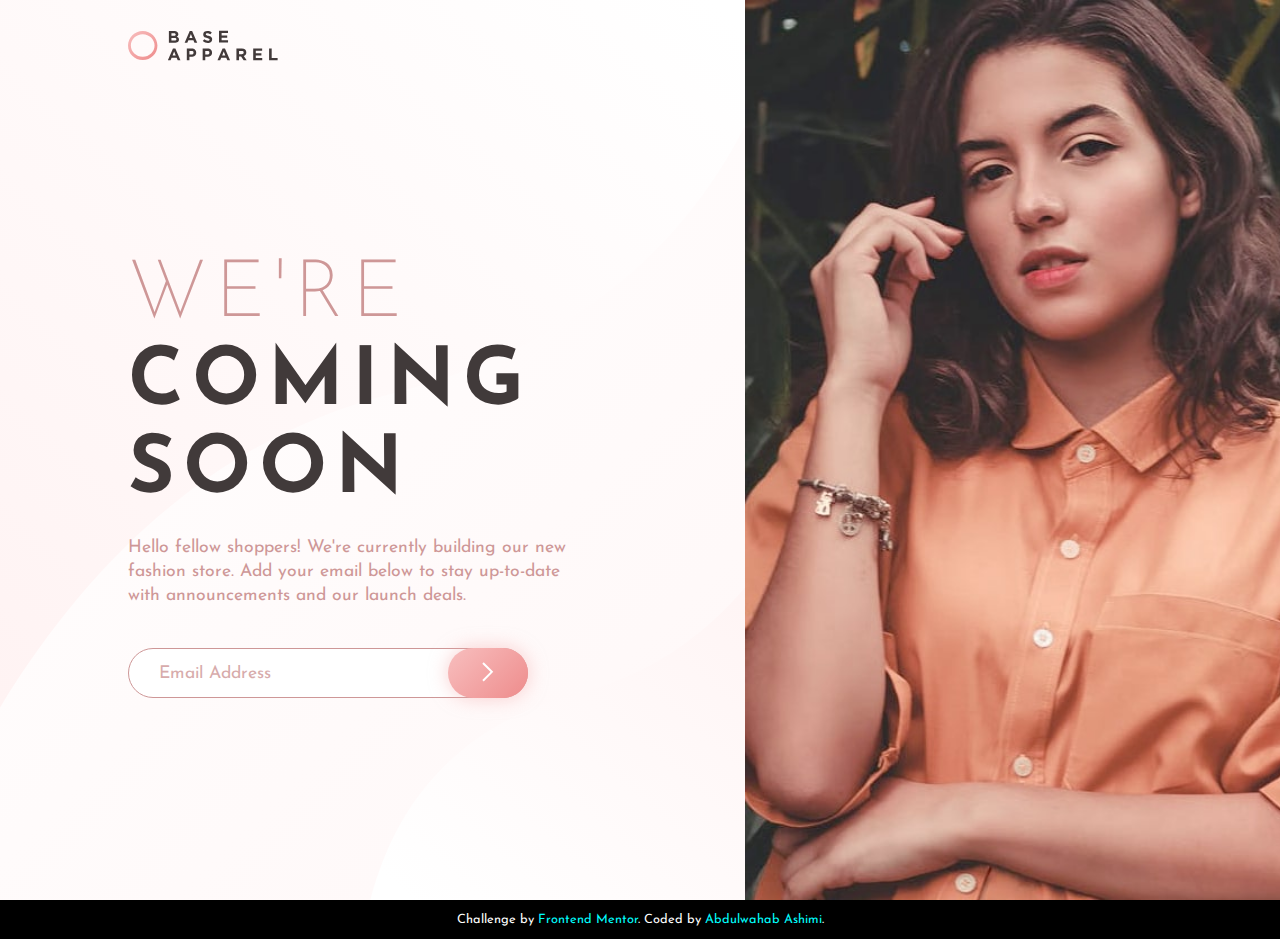
<file: base-apparel-coming-soon-master/index.html>
<!DOCTYPE html>
<html lang="en">
<head>
  <meta charset="UTF-8">
  <meta name="viewport" content="width=device-width, initial-scale=1.0"> <!-- displays site properly based on user's device -->

  <link rel="icon" type="image/png" sizes="32x32" href="./images/favicon-32x32.png">
  <link rel="stylesheet" href="./style.css">
  
  <title>Frontend Mentor | Base Apparel coming soon page</title>

  <!-- Feel free to remove these styles or customise in your own stylesheet 👍 -->
</head>
<body>
  <header><div class="logo"><img src="./images/logo.svg" alt="logo"></div></header>
  <section class="container">
    <div class="left">
      <h1>We're <br><span>coming <br>soon</span></h1>
      <p>Hello fellow shoppers! We're currently building our new fashion store. 
        Add your email below to stay up-to-date with announcements and our launch deals.</p>
      <form action="#">
        <label for="Email">Email Address</label>
          <input name='Email' id="Email" value="" type="email" placeholder="Email Address">
          <img src="./images/icon-error.svg" class="error-icon" alt="">
          <button type="submit"><img src="./images/icon-arrow.svg" alt="arrow"></button>
          <p class="error-text">Please provide a valid email</p>
      </form>
    </div>
    <div class="right"></div>
  </section>
  
  <footer>
    <p class="attribution">
      Challenge by <a href="https://www.frontendmentor.io?ref=challenge" target="_blank">Frontend Mentor</a>. 
      Coded by <a href="https://ashimi.xyz" target="_blank">Abdulwahab Ashimi</a>.
    </p>
  </footer>
  <script src="./main.js"></script>
</body>
</html>
</file>
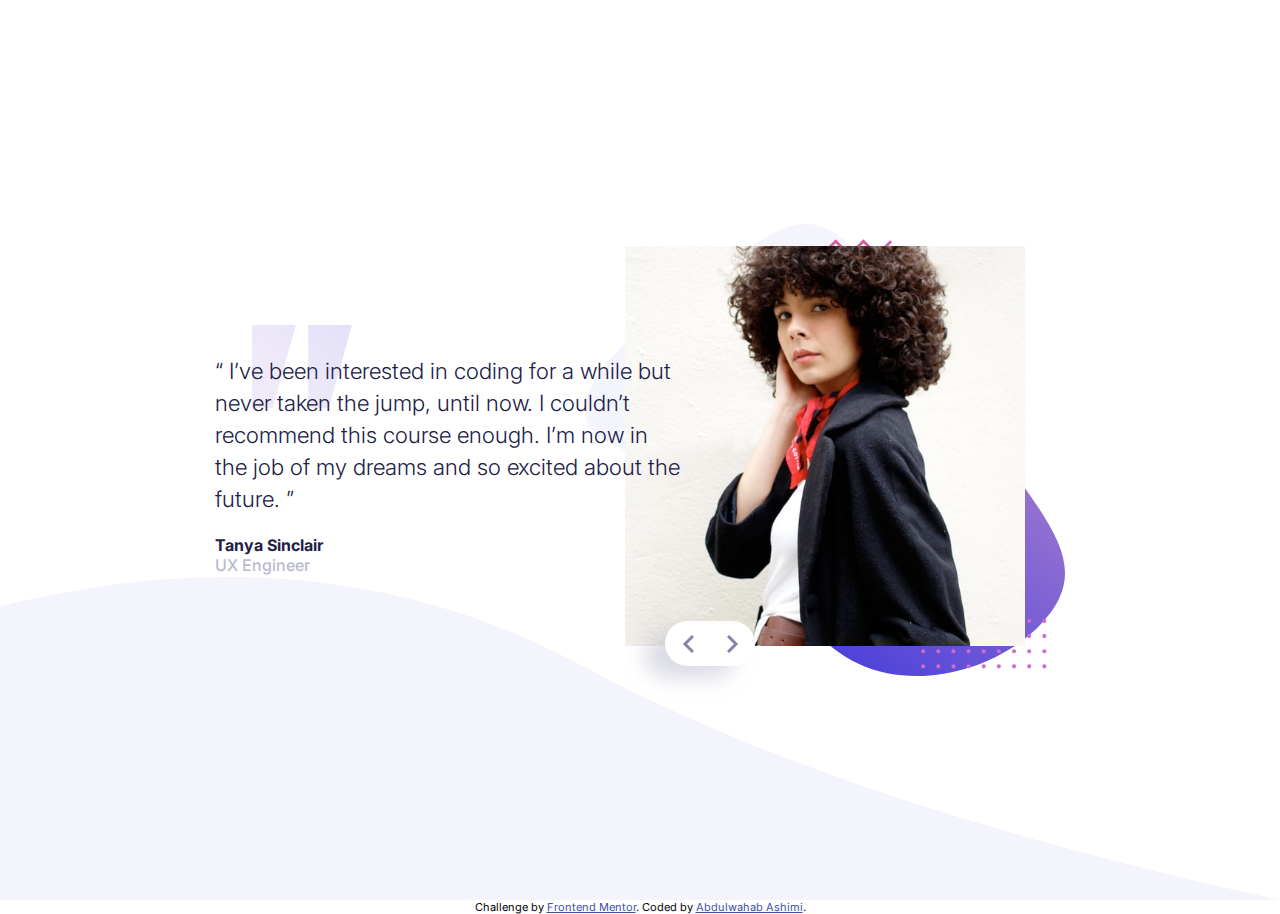
<file: coding-bootcamp-testimonials-slider-master/index.html>
<!DOCTYPE html>
<html lang="en">
<head>
  <meta charset="UTF-8">
  <meta name="viewport" content="width=device-width, initial-scale=1.0"> <!-- displays site properly based on user's device -->

  <link rel="icon" type="image/png" sizes="32x32" href="./images/favicon-32x32.png">
  
  <title>Frontend Mentor | Coding Bootcamp Testimonials Slider</title>
  <link rel="stylesheet" href="style.css">

  <!-- Feel free to remove these styles or customise in your own stylesheet 👍 -->
  <style>
    .attribution { font-size: 11px; text-align: center; }
    .attribution a { color: hsl(228, 45%, 44%); }
  </style>
</head>
<body>
  <section class="container">
    <div class="slider">
      <div class="slide slide-1">
        <div class="slide-text">
          <p class="testimonial-text">
            “ I’ve been interested in coding for a while but never taken the jump, until now. 
  I couldn’t recommend this course enough. I’m now in the job of my dreams and so 
  excited about the future. ”
          </p>
          <p class="author-text">Tanya Sinclair
            <span>UX Engineer</span></p>
        </div>
        <div class="slide-img">
          <img src="./images/image-tanya.jpg" alt="img">
        </div>
      </div>
      <div class="slide slide-2">
        <div class="slide-text">
          <p class="testimonial-text">
            “ If you want to lay the best foundation possible I’d recommend taking this course. 
  The depth the instructors go into is incredible. I now feel so confident about 
  starting up as a professional developer. ”
          </p>
          <p class="author-text">John Tarkpor
            <span>Junior Front-end Developer</span></p>
        </div>
        <div class="slide-img">
          <img src="./images/image-john.jpg" alt="img">
        </div>
      </div>
      <div class="buttons">
        <div class="next"></div>
        <div class="prev"></div>
      </div>
    </div>
  </section>
  
  <div class="attribution">
    Challenge by <a href="https://www.frontendmentor.io?ref=challenge" target="_blank">Frontend Mentor</a>. 
    Coded by <a href="ashimi.xyz">Abdulwahab Ashimi</a>.
  </div>
  <script src="./script.js"></script>
</body>
</html>
</file>
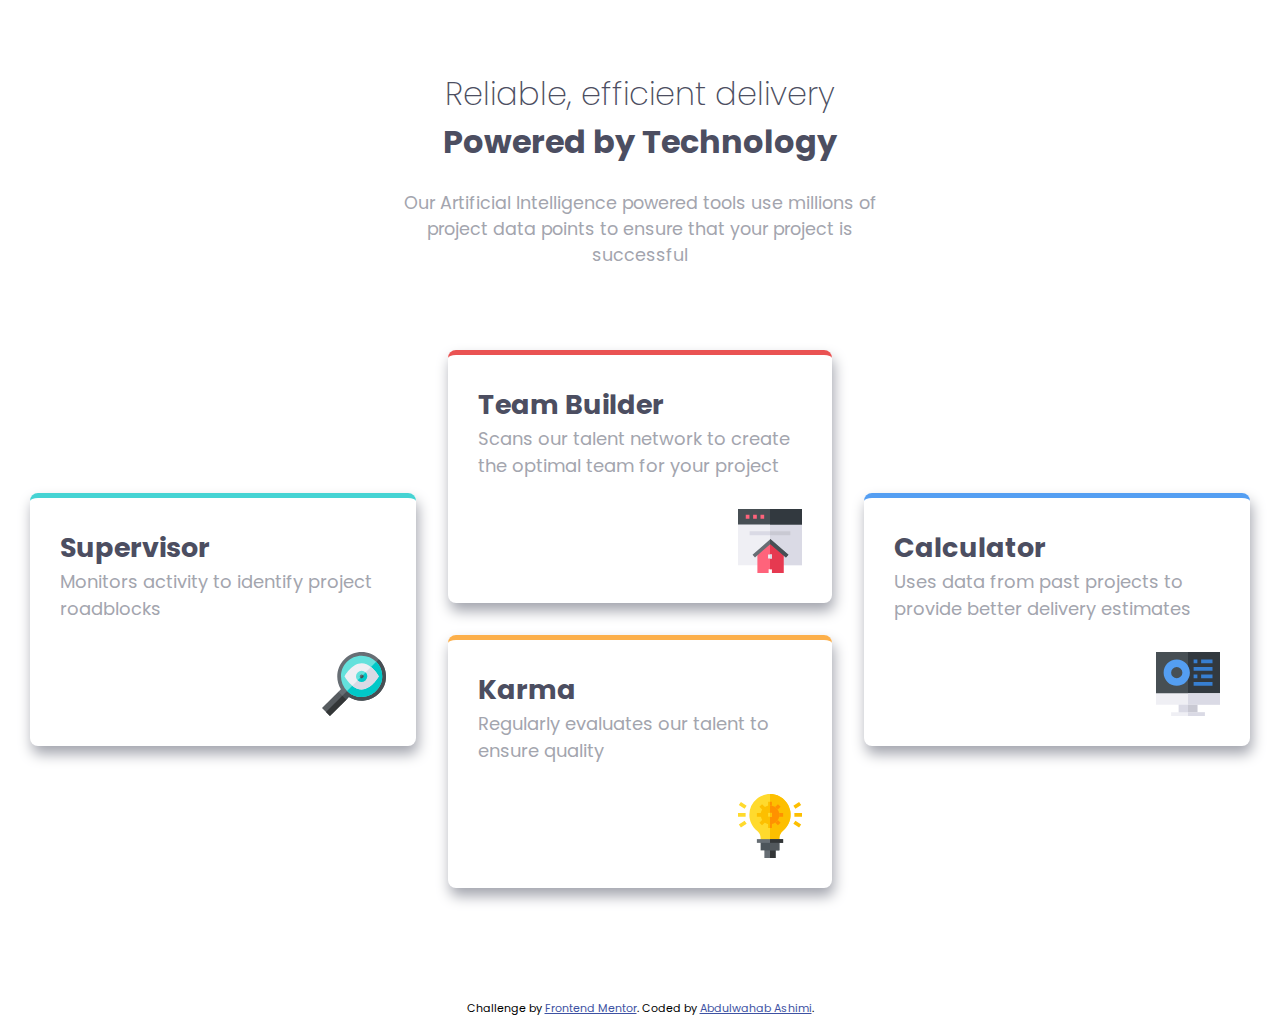
<file: four-card-feature-section-master/index.html>
<!DOCTYPE html>
<html lang="en">
<head>
  <meta charset="UTF-8">
  <meta name="viewport" content="width=device-width, initial-scale=1.0"> <!-- displays site properly based on user's device -->

  <link rel="icon" type="image/png" sizes="32x32" href="./images/favicon-32x32.png">
  <link rel="stylesheet" href="style.css">
  <title>Frontend Mentor | Four card feature section</title>

  <!-- Feel free to remove these styles or customise in your own stylesheet 👍 -->
  <style>
    .attribution { font-size: 11px; text-align: center; }
    .attribution a { color: hsl(228, 45%, 44%); }
  </style>
</head>
<body>
  <header>
    <h1>Reliable, efficient delivery</h1>
    <h2>Powered by Technology</h2>

    <p>Our Artificial Intelligence powered tools use millions of project data points 
    to ensure that your project is successful</p>
  </header>
  <div class="cards">
    <div class="col">
      <div class="card" id="cyan">
        <h2>Supervisor</h2>
        <p>Monitors activity to identify project roadblocks</p>
        <img src="images/icon-supervisor.svg" alt="">
      </div>
    </div>

    <div class="col">
      <div class="card" id="red">
        <h2>Team Builder</h2>
        <p>Scans our talent network to create the optimal team for your project</p>
        <img src="images/icon-team-builder.svg" alt="">
      </div>

      <div class="card" id="orange">
        <h2>Karma</h2>
        <p>Regularly evaluates our talent to ensure quality</p>
        <img src="images/icon-karma.svg" alt="">
      </div>

    </div>

    <div class="col">
      <div class="card" id="blue">
        <h2>Calculator</h2>
        <p>Uses data from past projects to provide better delivery estimates</p>
        <img src="images/icon-calculator.svg" alt="">
      </div>
    </div>

  </div>
  
  <footer>
    <p class="attribution">
      Challenge by <a href="https://www.frontendmentor.io?ref=challenge" target="_blank">Frontend Mentor</a>. 
      Coded by <a href="ashimi.xyz ">Abdulwahab Ashimi</a>.
    </p>
  </footer>
</body>
</html>
</file>
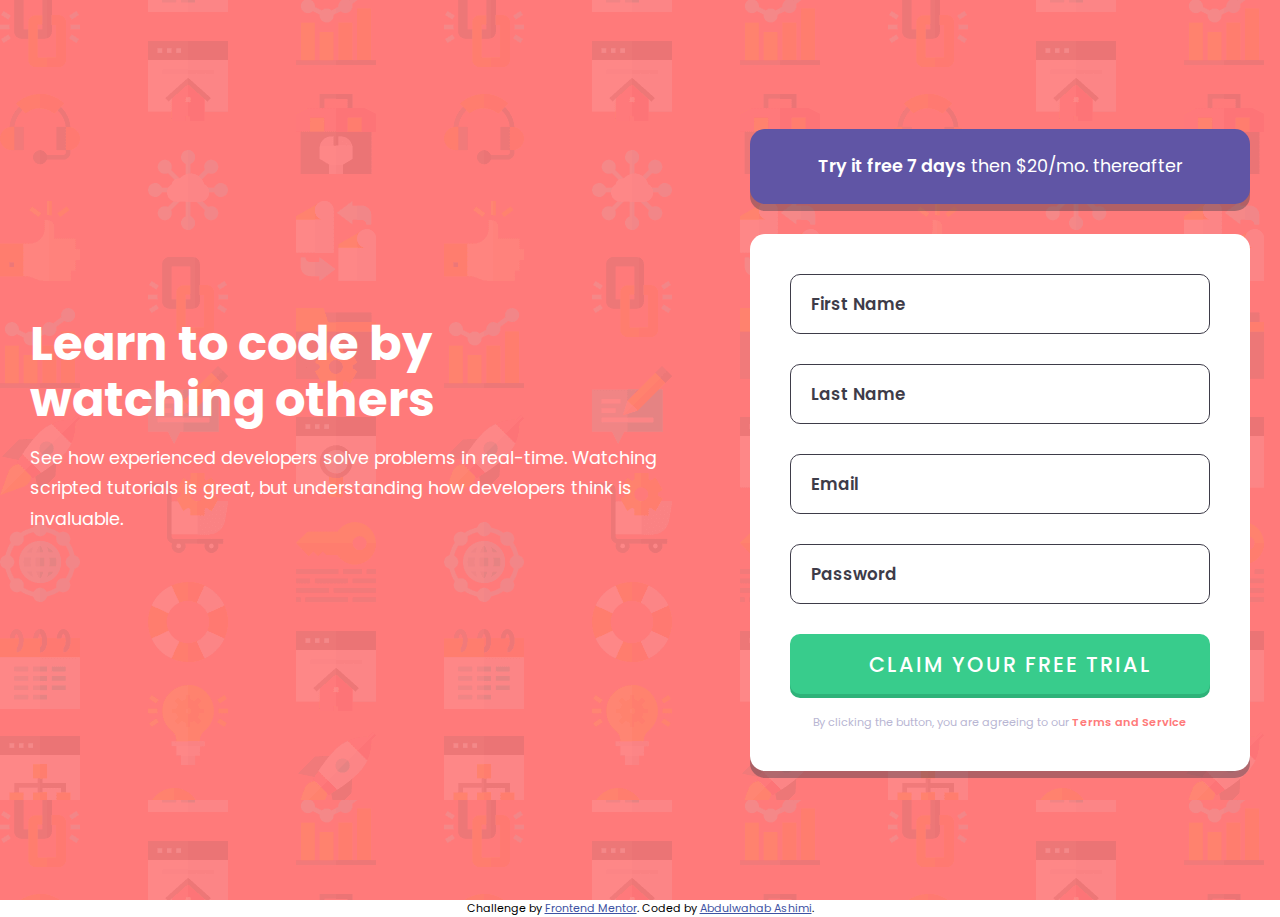
<file: intro-component-with-signup-form-master/index.html>
<!DOCTYPE html>
<html lang="en">
<head>
  <meta charset="UTF-8">
  <meta name="viewport" content="width=device-width, initial-scale=1.0"> <!-- displays site properly based on user's device -->

  <link rel="stylesheet" href="style.css">
  <link rel="icon" type="image/png" sizes="32x32" href="./images/favicon-32x32.png">
  
  <title>Frontend Mentor | Intro component with sign up form</title>

  <!-- Feel free to remove these styles or customise in your own stylesheet 👍 -->
  <style>
    .attribution { font-size: 11px; text-align: center; }
    .attribution a { color: hsl(228, 45%, 44%); }
  </style>
</head>
<body>
  <section id="intro">
    <div class="container">
      <div class="left-col">
        <h1>Learn to code by <br>watching others</h1>
        <p>See how experienced developers solve problems in real-time. Watching scripted tutorials is great, 
          but understanding how developers think is invaluable. 
        </p>
      </div>
      <div class="right-col">
        <div class="top-box">
          <p><span>Try it free 7 days</span> then $20/mo. thereafter</p>
        </div>
        <div class="form-container">
          <form action="#">
            <div class="field-group">
              <label for="firstName">First Name</label>
              <input type="text" id="firstName" name="firstName" placeholder="First Name">
              <img src="images/icon-error.svg" class="error-icon" alt="error-img">
              <p class="error-text">First Name can not be empty</p>
            </div>

            <div class="field-group">
              <label for="lastName">Last Name</label>
              <input type="text" id="lastName" name="lastName" placeholder="Last Name">
              <img src="images/icon-error.svg" class="error-icon" alt="error-img">
              <p class="error-text">Last Name can not be empty</p>
            </div>

            <div class="field-group">
              <label for="email">Email</label>
              <input type="email" id="email" name="email" placeholder="Email">
              <img src="images/icon-error.svg" class="error-icon" alt="error-img">
              <p class="error-text">Looks like this is not an email</p>
            </div>

            <div class="field-group">
              <label for="password">Password</label>
              <input type="password" id="password" name="password" placeholder="Password">
              <img src="images/icon-error.svg" class="error-icon" alt="error-img">
              <p class="error-text">Password can not be empty</p>
            </div>
            <button type="submit">Claim your free trial </button>
            <p class="form-footer">By clicking the button, you are agreeing to our <span>Terms and Service</span></p>
          </form>
        </div>
      </div>
    </div>
  </section>
  <footer>
    <p class="attribution">
      Challenge by <a href="https://www.frontendmentor.io?ref=challenge" target="_blank">Frontend Mentor</a>. 
      Coded by <a href="ashimi.xyz">Abdulwahab Ashimi</a>.
    </p>
  </footer>
  <script src="script.js"></script>
</body>
</html>
</file>
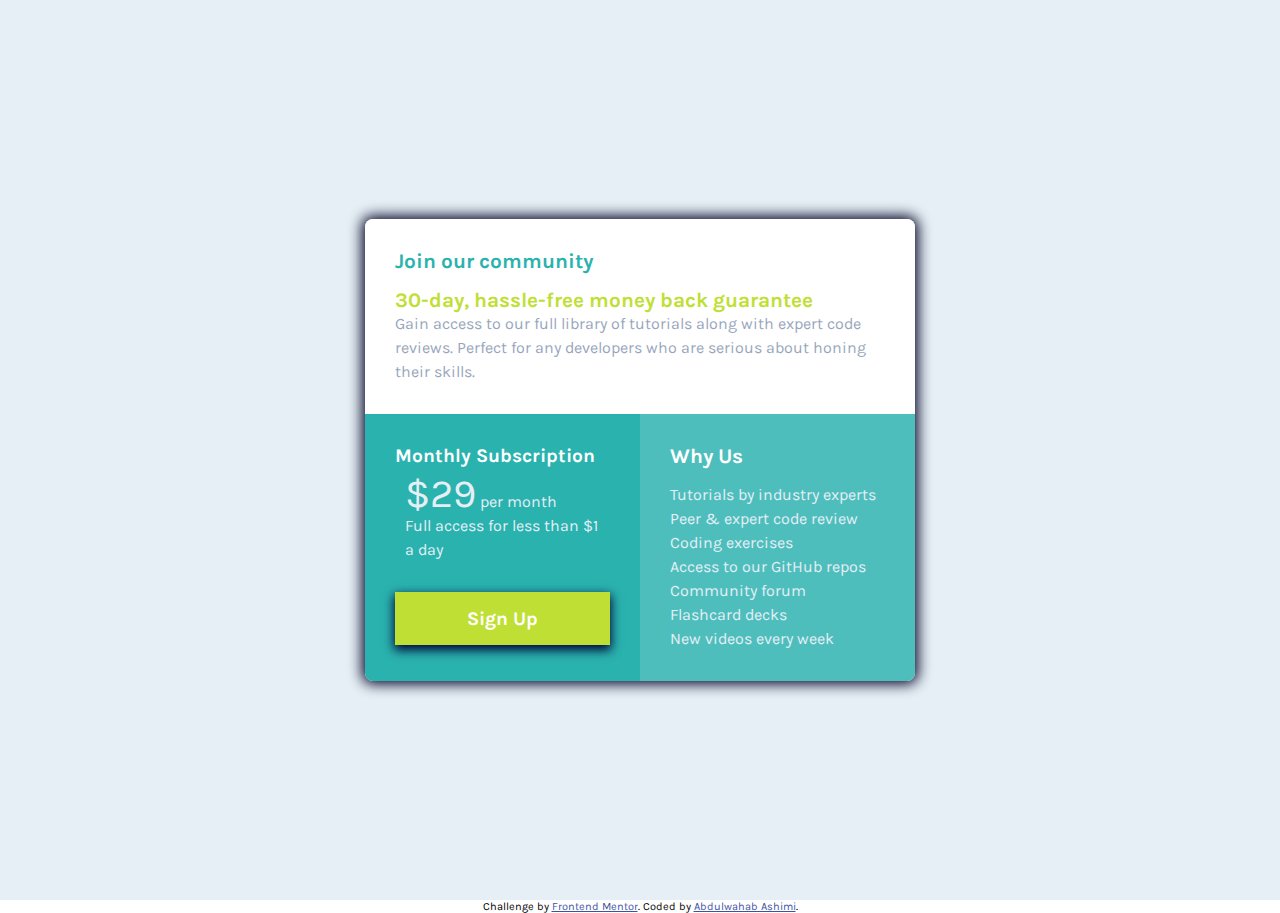
<file: single-price-grid-component-master/index.html>
<!DOCTYPE html>
<html lang="en">
<head>
  <meta charset="UTF-8">
  <meta name="viewport" content="width=device-width, initial-scale=1.0"> <!-- displays site properly based on user's device -->
  
  <link rel="stylesheet" href="style.css">
  <link rel="icon" type="image/png" sizes="32x32" href="./images/favicon-32x32.png">
  
  <title>Frontend Mentor | Single Price Grid Component</title>

  <!-- Feel free to remove these styles or customise in your own stylesheet 👍 -->
  <style>
    .attribution { font-size: 11px; text-align: center; }
    .attribution a { color: hsl(228, 45%, 44%); }
  </style>
</head>
<body>
  <section>
    <div class="container">
      <div class="item item1">
        <h2>Join our community</h2>
        <h3>30-day, hassle-free money back guarantee</h3>
        <p>Gain access to our full library of tutorials along with expert code reviews. 
           Perfect for any developers who are serious about honing their skills.
        </p>
      </div>
      <div class="item item2">
        <h3>Monthly Subscription</h3>
        <p><span>&dollar;29</span> per month</p>
        <p>Full access for less than &dollar;1 a day</p>
        <a href="#" type="button" class="button">Sign Up</a>
      </div>
      <div class="item item3">
        <h3>Why Us</h3>
        <p>Tutorials by industry experts<br>
          Peer &amp; expert code review<br>
          Coding exercises<br>
          Access to our GitHub repos<br>
          Community forum<br>
          Flashcard decks<br>
          New videos every week
        </p>
      </div>
    </div>

  </section>
  <footer>
    <p class="attribution">
      Challenge by <a href="https://www.frontendmentor.io?ref=challenge" target="_blank">Frontend Mentor</a>. 
      Coded by <a href="ashimi.xyz">Abdulwahab Ashimi</a>.
    </p>
  </footer>
</body>
</html>
</file>
<file: base-apparel-coming-soon-master/style.css>
@import url('https://fonts.googleapis.com/css2?family=Josefin+Sans:wght@300;400;600&display=swap');
* {
	padding: 0;
	margin: 0;
	box-sizing: border-box;
}
body {
	font-family: 'Josefin Sans', sans-serif;
	font-size: 16px;
}
header {
	position: absolute;
	height: auto;
	width: 100%;
	padding: 30px;
}
header img {
	width: 150px;
}
.container {
	padding-top: 100px;
	min-height: 100vh;
	width: 100%;
	display: flex;
	flex-direction: column-reverse;
	justify-content: flex-end;
	align-items: center;
	background-image: linear-gradient(135deg, hsl(0, 0%, 100%), hsl(0, 100%, 98%));
	padding-bottom: 50px;
}
.container .left {
	width: 100%;
	padding: 50px 30px 0 30px;
}
.container .right {
	width: 100%;
	height: 300px;
	background-image: url(./images/hero-mobile.jpg);
	background-size: cover;
}
.container .right img {
	width: 100%;
	height: 100%;
}
.container .left h1 {
	letter-spacing: .5rem;
	text-align: center;
	font-size: 3.2rem;
	font-weight: 200;
	text-transform: uppercase;
	color: hsl(0, 36%, 70%);
	line-height: 3.5rem;
}
.container .left h1 span {
	color: hsl(0, 6%, 24%);
	font-weight: 700;
}
.container .left p {
	max-width: 450px;
	text-align: center;
	color: hsl(0, 36%, 70%);
	font-size: .9rem;
	line-height: 1.5rem;
	margin: 20px auto 40px auto;
}
.container form {
	position: relative;
	display: block;
	height: 50px;
	width: 100%;
	max-width: 400px;
	margin: 0 auto;
}
.container form input {
	position: absolute;
	width: 100%;
	outline: none;
	border: 1px solid hsl(0, 36%, 70%);
	height: 100%;
	border-radius: 50px;
	padding-left: 30px;
	font-family: 'Josefin Sans', sans-serif;
	font-size: 1.1rem;
}
.container form label {
	visibility: hidden;
	position: absolute;
}
.container form button {
	cursor: pointer;
	position: absolute;
	right: 0;
	border: none;
	outline: none;
	color: white;
	width: 70px;
	height: 100%;
	border-radius: 50px;
	background-image: linear-gradient(135deg, hsl(0, 80%, 86%), hsl(0, 74%, 74%));
	box-shadow: 0px 0px 18px 1px #f4aaab82;
	transition: .3s ease box-shadow;
}
.container form button:hover {
	background-image: linear-gradient(135deg, hsl(0, 80%, 86%), hsla(0, 52%, 80%, 0.781));
	box-shadow: 0px 0px 13px 2px #f4aaabbf;
}
.container form input::placeholder {
	color: hsl(0, 36%, 70%);
	font-family: 'Josefin Sans', sans-serif;
	font-size: 1.1rem;
	opacity: .8;
}
.container form .error-icon {
	display: inline-block;
	position: absolute;
	right: 85px;
	top: 24%;
	display: none;
}
.container form .error-text {
	position: absolute;
	left: 30px;
	top: 40px;
	font-size: 1rem;
	display: none;
}
.container form.error .error-icon,
.container form.error .error-text {
	display: block;
}
.container form.error input {
	border: 2px solid hsl(0, 93%, 68%);
}

footer {
	padding: 10px 0;
	background-color: black;
	color: white;
	text-align: center;
	font-size: .8rem;
	line-height: 1.2rem;
}
footer a {
	color: aqua;
	text-decoration: none;
}

@media only screen and (min-width: 768px) {
	header {
		padding-left: 10%;
	}
	.container {
		padding-top: 0;
		flex-direction: row;
		padding-bottom: 0;
	}
	.container .right {
		width: 80%;
		height: 100vh;
		background-image: url(./images/hero-desktop.jpg);
	}
	.container .left {
		padding-top: 28vh;
		width: 100%;
		height: 100vh;
		padding-left: 10%;
		background-image: url(./images/bg-pattern-desktop.svg);
		background-size: cover;
		background-position: center;
	}
	.container .left h1 {
		text-align: left;
		font-size: 5rem;
		line-height: 5.5rem;
	}
	.container .left p {
		margin-left: 0;
		text-align: left;
		font-size: 1.1rem;
	}
	.container form {
		margin-left: 0;
	}
	.container form button {
		width: 80px;
	}
}
</file>
<file: coding-bootcamp-testimonials-slider-master/style.css>
@import url('https://fonts.googleapis.com/css2?family=Inter:wght@300;500;700&display=swap');
html {
	font-family: 'Inter', sans-serif;
	font-size: 32px;
}
* {
	margin: 0;
	padding: 0;
	box-sizing: border-box;
}
.container {
	min-height: 100vh;
	width: 100%;
	display: flex;
	align-items: center;
	justify-content: center;
	padding: 30px;
	background-image: url(./images/pattern-curve.svg);
	background-position: center bottom;
	background-size: contain;
	background-repeat: no-repeat;
}
.slider {
	display: block;
	height: 100%;
	width: 100%;
	max-width: 850px;
	margin: 0 auto;
	position: relative;
}
.slide {
	width: 100%;
	display: flex;
	flex-direction: column-reverse;
	justify-content: center;
	align-items: center;
	text-align: center;
}
.slide-img {
	width: 100%;
	margin: 0 auto;
	height: 100%;
	padding: 40px;
	background-image: url(./images/pattern-bg.svg);
	background-position: center;
	background-repeat: no-repeat;
	background-size: contain;
}
.slide-text {
	padding-top: 30px;
	display: flex;
	align-items: center;
	justify-content: center;
	flex-direction: column;
	background-image: url(./images/pattern-quotes.svg);
	background-repeat: no-repeat;
	background-size: 80px;
	background-position: top center;
}
.testimonial-text {
	font-weight: 300;
	font-size: .7rem;
	line-height: 1rem;
	color: hsl(240, 38%, 20%);
}
.author-text {
	margin-top: 20px;
	color: hsl(240, 38%, 20%);
	font-size: .5rem;
	font-weight: 700;
}
.author-text span {
	color: hsl(240, 18%, 77%);
	font-weight: 500;
	display: block;
}
.slide-img img {
	height: 100%;
	width: 300px;
}
.prev,
.next {
	display: inline-block;
	width: 50%;
	height: 100%;
	position: absolute;
	cursor: pointer;
}
.prev:hover,
.next:hover {
	background-color: antiquewhite;
}
.buttons {
	position: absolute;
	left: 50%;
	transform: translateX(-50%);
	top: 315px;
	width: 90px;
	height: 45px;
	box-shadow: -20px 12px 20px 0px hsla(240, 18%, 77%, 0.52);
	border-radius: 50px;
	background-color: white;
	overflow: hidden;
}
.prev {
	left: 0;
}
.next {
	right: 0;
}
.next::after,
.prev::after {
	content: '';
	position: absolute;
	height: 100%;
	width: 100%;
	background-repeat: no-repeat;
	background-position: center;
	background-size: auto;
}
.next::after {
	background-image: url(./images/icon-next.svg);
}
.prev::after {
	background-image: url(./images/icon-prev.svg);
}
@media only screen and (min-width: 768px) {
	.slide {
		flex-direction: row;
		text-align: left;
	}
	.slide-text {
		background-position: 10% top;
		background-size: 100px;
		align-items: flex-start;
	}
	.slide-img {
		margin-left: -100px;
		z-index: -1;
	}
	.slide-img img {
		width: 400px;
	}
	.buttons {
		top: 415px;
		transform: translate(0);
		left: calc(100% - 400px);
	}
}
@media only screen and (max-width: 400px) {
	.slide-img img {
		width: 200px;
	}
	.slide-img {
		padding: 10px;
	}
	.buttons {
		top: 180px;
	}
}
</file>
<file: four-card-feature-section-master/style.css>
@import url('https://fonts.googleapis.com/css2?family=Poppins:wght@200;400;600&display=swap');
*{
    margin:0;
    padding:0;
    box-sizing: border-box;
}
body{
    font-family: 'Poppins', sans-serif;
    font-size: 15px;
    padding: 0 30px;
}
header{
    text-align: center;
    padding: 70px 0px 50px 0;
}
header h1{
    font-size: 1.5rem;
    font-weight: 200;
    color: hsl(234, 12%, 34%);
}
header h2{
    font-weight: 700;
    font-size: 1.5rem;
    color: hsl(234, 12%, 34%);
    margin-bottom: 1.5rem;
}
header p{
    font-weight: 400;
    font-size: 1rem;
    color: hsl(229, 6%, 66%);
    max-width: 500px;
    margin: 0 auto;
}
.cards{
    display: flex;
    flex-direction: column;
    align-items: center;
    justify-content: center;
    margin-bottom: 80px;
}
.card{
    box-shadow: 2px 8px 14px hsl(229, 6%, 66%);
    border-radius: 8px;
    padding: 30px;
    margin: 2rem 0;
    max-width: 400px;
}
.card#cyan{
    border-top: 5px solid hsl(180, 62%, 55%);
    margin:0;
}
.card#red{
    border-top: 5px solid hsl(0, 78%, 62%);
}
.card#orange{
    border-top: 5px solid hsl(34, 97%, 64%);
}
.card#blue{
    border-top: 5px solid hsl(212, 86%, 64%);
    margin:0;
}
.card h2{
    color: hsl(234, 12%, 34%);
}
.card p{
    color: hsl(229, 6%, 66%);
}
.card img{
    display: block;
    margin-left:auto;
    margin-top: 30px;
}

@media only screen and (min-width: 1200px){
    body{
        font-size: 18px;
    }
    header h1,
    header h2{
        font-size: 2rem;
    }
    header p{
        font-size: 1.1rem;
    }
    .cards{
        flex-direction: row;
    }
    .card{
        margin: 2rem;
    }
}
</file>
<file: intro-component-with-signup-form-master/style.css>
@import url('https://fonts.googleapis.com/css2?family=Poppins:wght@400;500;600;700&display=swap');
*{
    padding:0;
    margin:0;
    box-sizing: border-box;
}
html{
    font-size: 16px;
    font-family: 'Poppins', sans-serif;
}
.error-text, .error-icon{
    display:none;
}
#intro{
    min-height: 100vh;
    width: 100%;
    display: flex;
    align-items: center;
    justify-content: center;
    background-image: url(images/bg-intro-mobile.png);
    background-color: hsl(0, 100%, 74%);
    padding: 100px 0;
}
.container{
    display:flex;
    align-items: center;
    justify-content: center;
    flex-direction: column;
    text-align: center;
    padding: 0 30px;
    max-width: 1300px;
    margin: 0 auto;
}
.left-col{
    flex: 1;
    margin-bottom: 50px;
}
.left-col h1{
    color: white;
    font-size: 2.5rem;
    line-height: 3rem;
    margin-bottom: 15px;
}
.left-col p{
    color: white;
    font-size: 1.3rem;
    line-height: 1.9rem;
}
.right-col{
    flex: 1;
}
.right-col .top-box{
    background-color: hsl(248, 32%, 49%);
    color: white;
    padding: 15px 90px;
    border-radius: 15px;
    box-shadow: 0 7px hsl(249, 10%, 26%, 0.404);
    margin-bottom: 30px;
}
.right-col .top-box p{
    font-size: 1.2rem;
    line-height: 2.2rem;
}
.right-col .top-box p span{
    font-weight:600;
}
.right-col .form-container{
    background-color: white;
    padding: 30px;
    border-radius: 15px;
    box-shadow: 0 7px hsl(249, 10%, 26%, 0.404);
}
.field-group{
    position: relative;
    margin-bottom: 25px;
}
.right-col label{
    display: none;
}
.right-col input,
.right-col button[type = submit]{
    width: 100%;
    height: 60px;
    margin-bottom: 5px;
    border-radius: 10px;
    border: 1.3px solid hsl(246, 25%, 77%);
    padding-left: 20px;
    outline: none;
    color: hsl(249, 10%, 26%);
    font-family: 'Poppins';
    font-size: 1.1rem;
    font-weight:500;
}
.right-col input{
    border: 1.5px solid hsl(249, 10%, 26%);
}
.right-col input::placeholder{
    color: hsl(249, 10%, 26%);
    font-size: 1.1rem;
    font-weight: 600;
    font-family: 'Poppins';
}
.right-col button[type = submit]{
    border: none;
    background-color: hsl(154, 59%, 51%);
    box-shadow: 0px 4px hsl(154, 59%, 44%);
    color: white;
    font-weight: 500px;
    font-size: 1.3rem;
    text-transform: uppercase;
    letter-spacing: 2px;
    margin-bottom: 0;
}
.right-col button[type = submit]:hover{
    background-color: hsl(154, 80%, 63%);
}
.right-col .form-footer{
    margin-top: 10px;
    color: hsl(246, 25%, 77%);
}
.right-col .form-footer span{
    color: hsl(0, 100%, 74%);
    font-weight: 600;
}
.error-icon{
    position: absolute;
    top: 28%;
    right: 0;
}
.error-text{
    text-align: right;
    font-size: .8rem;
    font-style: italic;
    color: hsl(0, 100%, 74%);
    font-weight: 400;
}
@media only screen and (min-width: 1000px){
    #intro{
        background-image: url(images/bg-intro-desktop.png);
    }
    .container{
        flex-direction: row;
    }
    .left-col{
        text-align: left;
        padding-right: 50px;
    }
    .left-col h1{
        font-size: 3rem;
        line-height: 3.5rem;
    }
    .left-col p{
        font-size: 1.1rem;
    }
    .right-col{
        max-width: 500px;
    }
    .right-col .top-box p{
        font-size: 1.1rem;
    }
    .right-col .top-box{
        padding: 20px;
    }
    .right-col .form-container{
        padding: 40px;
    }
    .right-col input,
    .right-col input::placeholder{
        font-size: 1.05rem;
    }
    .right-col .form-footer{
        margin-top: 20px;
        font-size: .7rem;
    }
}
</file>
<file: single-price-grid-component-master/style.css>
@import url('https://fonts.googleapis.com/css2?family=Karla:wght@400;700&display=swap');
html{
    font-family: 'Karla', sans-serif;
    font-size: 16px;
}
*{
    padding:0;
    margin:0;
    box-sizing: border-box;
}
section{
    min-height: 100vh;
    width: 100%;
    display: flex;
    align-items: center;
    justify-content: center;
    background-color: hsl(204, 43%, 93%) ;
    padding: 100px 30px;
}
.container{
    display: grid;
    grid-template-columns: 100%;
    max-width: 550px;
    margin: 0 auto;
    border-radius: 8px;
    box-shadow: 0px 0px 14px 3px #000024;
    overflow: hidden;
}
.item{
    padding: 30px;
}
.item1{
    background-color: white;
}
.item h2{
    color: hsl(179, 62%, 43%);
    font-weight: 700px;
    font-size: 1.3rem;
    margin-bottom: 15px;
}
.item h3{
    color: hsl(71, 73%, 54%);
    font-weight: 700px;
    font-size: 1.3rem;
}
.item p{
    color: hsl(218, 22%, 67%);
    font-size: 1rem;
    line-height: 1.5rem;
}

.item2{
    background-color: hsl(179, 62%, 43%);
}
.item2 h3{
    color: white;
    font-weight: 700;
    font-size: 1.2rem;
    margin-bottom: 15px;
}
.item2 p{
    color: hsl(204, 43%, 93%);
    font-size: 1rem;
    font-weight: 400px;
    margin-left: 10px;
}
.item2 p span{
    font-size: 2.5rem;
    font-weight: 700px;
}
.item2 .button{
    text-align: center;
    width: 100%;
    padding: 15px;
    background-color: hsl(71, 73%, 54%);
    display: inline-block;
    color: white;
    text-decoration: none;
    font-size: 1.2rem;
    font-weight: 700;
    margin-top: 30px;
    box-shadow: 0px 4px 10px 1px #000033;
    border-radius: 0px;
}
.item3{
    background-color: #4ebebd;
}
.item3 h3{
    color: white;
    font-weight: 400px;
    font-size: 1.3rem;
    margin-bottom: 15px;
}
.item3 p{
    color: hsl(204, 43%, 93%);
    line-height: 1.5rem;
}

@media only screen and (min-width: 768px){
    .container{
        grid-template-columns: 50% 50%;
    }
    .item1{
        grid-area: 1/ 1/ 2/ 3;
    }
    .item2,
    .item3{
        grid-row:2;
    }
}
</file>
